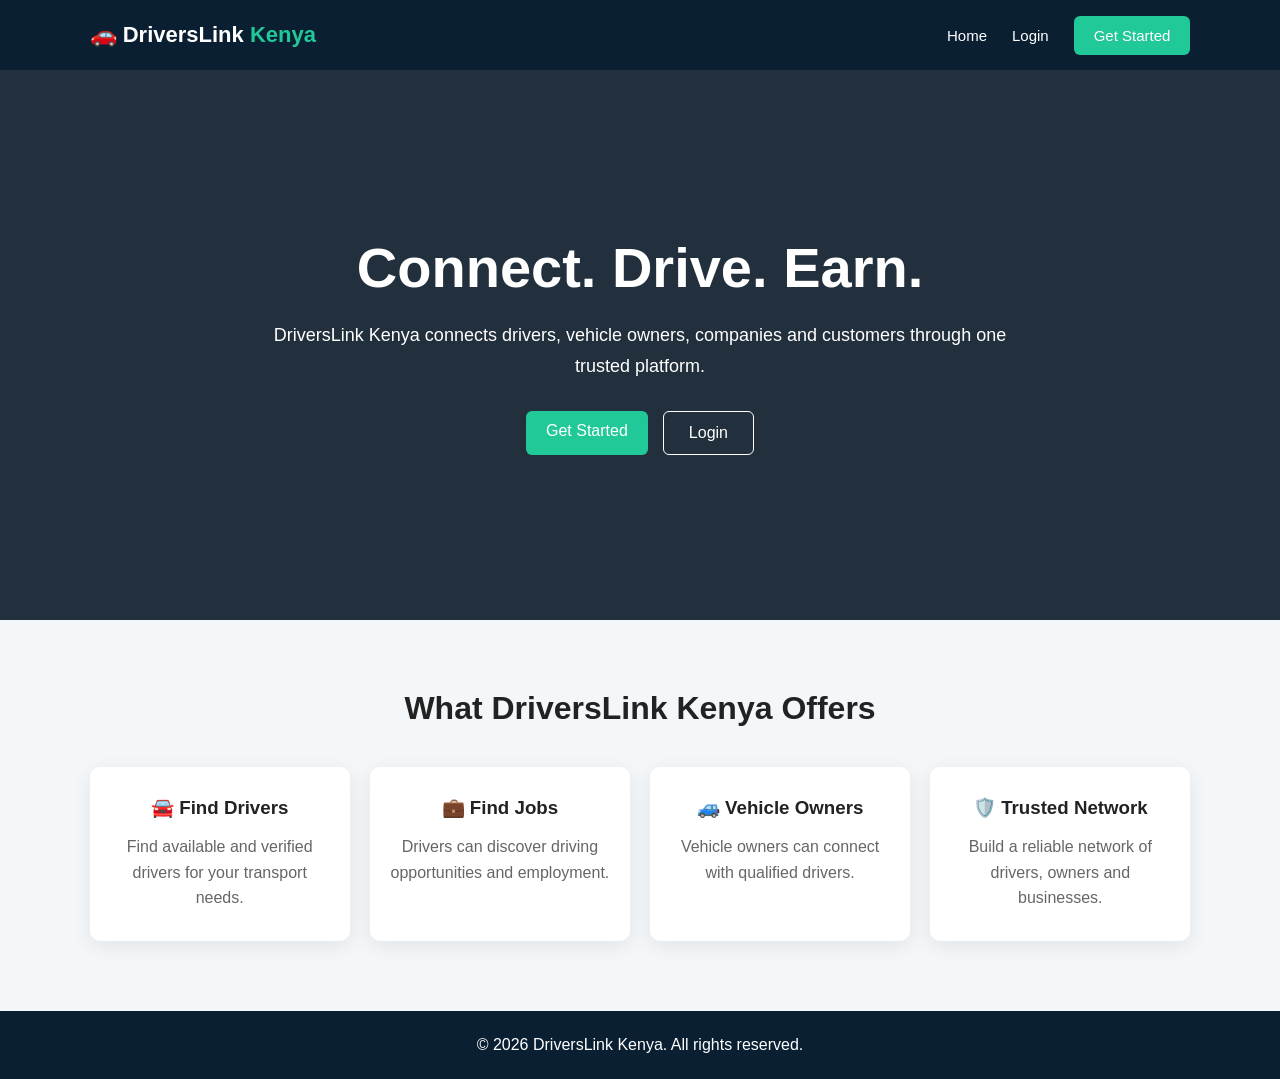
<file: Index.html>
<!DOCTYPE html>
<html lang="en">
<head>
    <meta charset="UTF-8">
    <meta name="viewport" content="width=device-width, initial-scale=1.0">

    <title>DriversLink Kenya</title>

    <link rel="stylesheet" href="css/style.css">
</head>

<body>

<header class="navbar">
    <div class="logo">
        🚗 DriversLink <span>Kenya</span>
    </div>

    <nav>
        <a href="index.html">Home</a>
        <a href="login.html">Login</a>
        <a href="register.html" class="btn">Get Started</a>
    </nav>
</header>


<section class="hero">

    <div class="hero-content">

        <h1>
            Connect. Drive. Earn.
        </h1>

        <p>
            DriversLink Kenya connects drivers, vehicle owners,
            companies and customers through one trusted platform.
        </p>

        <div class="buttons">
            <a href="register.html" class="primary-btn">
                Get Started
            </a>

            <a href="login.html" class="secondary-btn">
                Login
            </a>
        </div>

    </div>

</section>


<section class="features">

    <h2>What DriversLink Kenya Offers</h2>

    <div class="cards">

        <div class="card">
            <h3>🚘 Find Drivers</h3>
            <p>
                Find available and verified drivers for your transport needs.
            </p>
        </div>

        <div class="card">
            <h3>💼 Find Jobs</h3>
            <p>
                Drivers can discover driving opportunities and employment.
            </p>
        </div>

        <div class="card">
            <h3>🚙 Vehicle Owners</h3>
            <p>
                Vehicle owners can connect with qualified drivers.
            </p>
        </div>

        <div class="card">
            <h3>🛡️ Trusted Network</h3>
            <p>
                Build a reliable network of drivers, owners and businesses.
            </p>
        </div>

    </div>

</section>


<footer>
    <p>© 2026 DriversLink Kenya. All rights reserved.</p>
</footer>

<script src="js/app.js"></script>

</body>
</html>
</file>
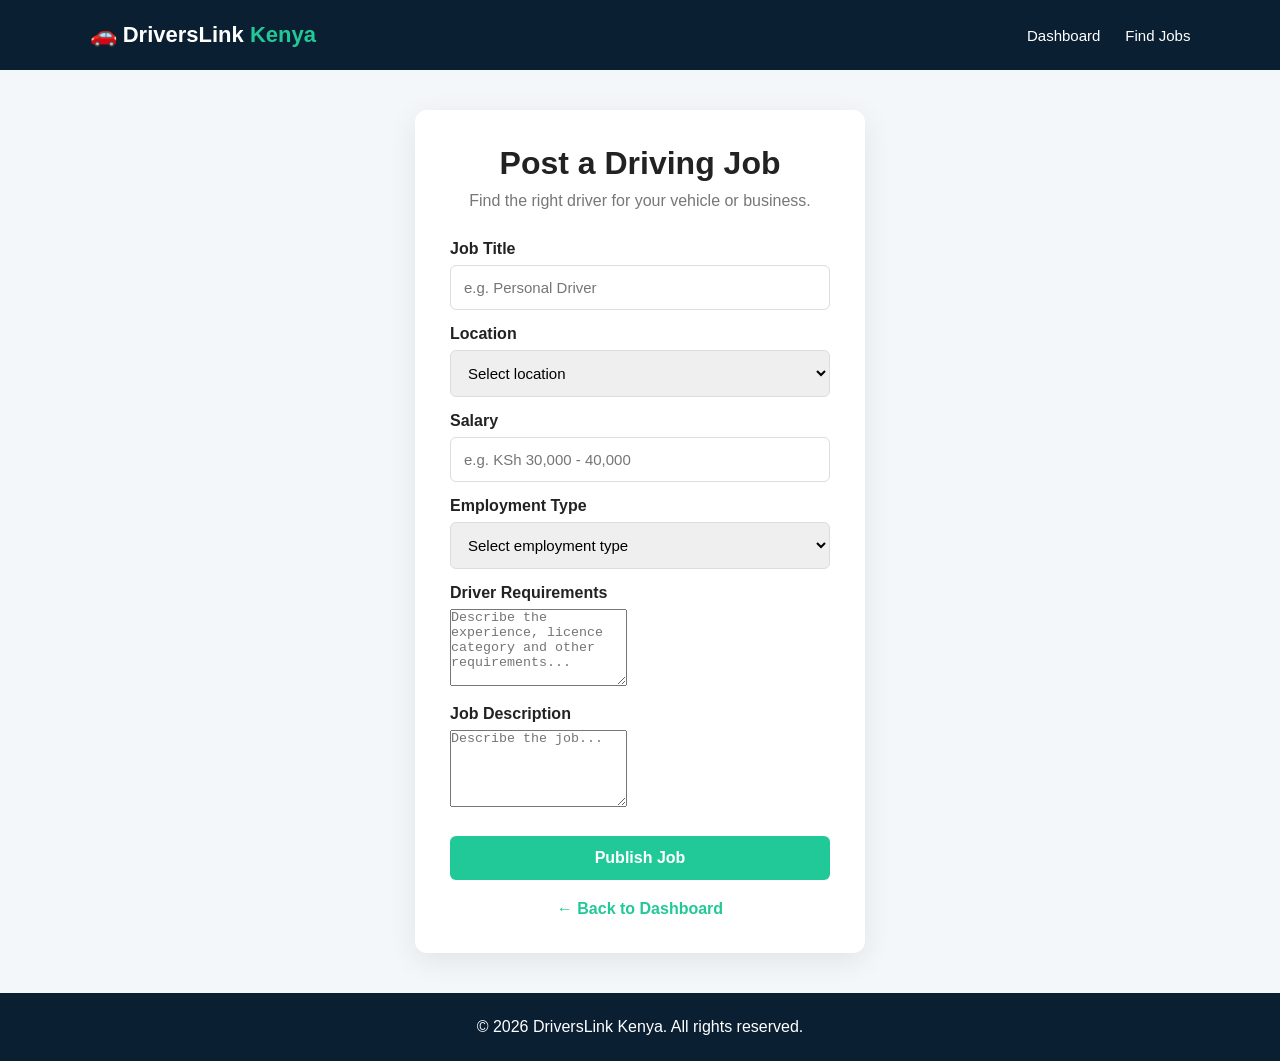
<file: css/post-job.html>
<!DOCTYPE html>
<html lang="en">

<head>

    <meta charset="UTF-8">

    <meta name="viewport" content="width=device-width, initial-scale=1.0">

    <title>Post a Driving Job - DriversLink Kenya</title>

    <link rel="stylesheet" href="style.css">

</head>


<body>


<header class="navbar">

    <div class="logo">
        🚗 DriversLink <span>Kenya</span>
    </div>

    <nav>

        <a href="dashboard.html">
            Dashboard
        </a>

        <a href="jobs.html">
            Find Jobs
        </a>

    </nav>

</header>



<main class="register-section">

    <div class="register-container">

        <h1>
            Post a Driving Job
        </h1>

        <p class="subtitle">
            Find the right driver for your vehicle or business.
        </p>


        <form id="jobForm">


            <label>
                Job Title
            </label>

            <input
                type="text"
                id="jobTitle"
                placeholder="e.g. Personal Driver"
                required
            >


            <label>
                Location
            </label>

            <select id="jobLocation" required>

                <option value="">
                    Select location
                </option>

                <option>Nairobi</option>
                <option>Kiambu</option>
                <option>Murang'a</option>
                <option>Machakos</option>
                <option>Nakuru</option>
                <option>Mombasa</option>
                <option>Kisumu</option>
                <option>Nyeri</option>
                <option>Other</option>

            </select>


            <label>
                Salary
            </label>

            <input
                type="text"
                id="salary"
                placeholder="e.g. KSh 30,000 - 40,000"
                required
            >


            <label>
                Employment Type
            </label>

            <select id="employmentType" required>

                <option value="">
                    Select employment type
                </option>

                <option>Full Time</option>
                <option>Part Time</option>
                <option>Contract</option>
                <option>Flexible</option>

            </select>


            <label>
                Driver Requirements
            </label>

            <textarea
                id="requirements"
                rows="5"
                placeholder="Describe the experience, licence category and other requirements..."
                required
            ></textarea>


            <label>
                Job Description
            </label>

            <textarea
                id="description"
                rows="5"
                placeholder="Describe the job..."
                required
            ></textarea>


            <button type="submit">
                Publish Job
            </button>


        </form>


        <p class="login-link">

            <a href="dashboard.html">
                ← Back to Dashboard
            </a>

        </p>

    </div>

</main>



<footer>

    <p>
        © 2026 DriversLink Kenya. All rights reserved.
    </p>

</footer>



<script>

document.getElementById("jobForm").addEventListener(
    "submit",
    function(event) {

        event.preventDefault();


        const job = {

            id: Date.now(),

            title:
            document.getElementById("jobTitle").value,

            location:
            document.getElementById("jobLocation").value,

            salary:
            document.getElementById("salary").value,

            type:
            document.getElementById("employmentType").value,

            requirements:
            document.getElementById("requirements").value,

            description:
            document.getElementById("description").value

        };


        let jobs =
            JSON.parse(
                localStorage.getItem("driversLinkJobs")
            ) || [];


        jobs.push(job);


        localStorage.setItem(
            "driversLinkJobs",
            JSON.stringify(jobs)
        );


        alert("Job published successfully!");


        window.location.href = "jobs.html";

    }
);

</script>


</body>

</html>
</file>
<file: css/style.css>
/* ==============================
   GLOBAL
============================== */

* {
    margin: 0;
    padding: 0;
    box-sizing: border-box;
}

body {
    font-family: Arial, Helvetica, sans-serif;
    background: #f4f7f9;
    color: #222;
}

a {
    text-decoration: none;
}

button {
    cursor: pointer;
}


/* ==============================
   NAVIGATION
============================== */

.navbar {
    min-height: 70px;
    background: #0b1f33;
    color: white;

    display: flex;
    align-items: center;
    justify-content: space-between;

    padding: 0 7%;
}

.logo {
    font-size: 22px;
    font-weight: bold;
}

.logo span {
    color: #20c997;
}

nav {
    display: flex;
    align-items: center;
    gap: 25px;
}

nav a {
    color: white;
    font-size: 15px;
}

nav a:hover {
    color: #20c997;
}


/* ==============================
   BUTTONS
============================== */

.btn,
.primary-btn {
    background: #20c997;
    color: white;

    padding: 11px 20px;

    border-radius: 6px;

    border: none;

    display: inline-block;
}

.btn:hover,
.primary-btn:hover {
    background: #18a97f;
}


/* ==============================
   HERO
============================== */

.hero {
    min-height: 550px;

    display: flex;
    align-items: center;
    justify-content: center;

    text-align: center;

    background:
        linear-gradient(
            rgba(5, 20, 35, 0.88),
            rgba(5, 20, 35, 0.88)
        );

    color: white;
}

.hero-content {
    max-width: 800px;
    padding: 30px;
}

.hero h1 {
    font-size: 56px;
    margin-bottom: 20px;
}

.hero p {
    font-size: 18px;
    line-height: 1.7;
    margin-bottom: 30px;
}

.buttons {
    display: flex;
    justify-content: center;
    gap: 15px;
}

.secondary-btn {
    border: 1px solid white;
    color: white;

    padding: 12px 25px;

    border-radius: 6px;
}

.secondary-btn:hover {
    background: white;
    color: #0b1f33;
}


/* ==============================
   FEATURES
============================== */

.features {
    padding: 70px 7%;
    text-align: center;
}

.features h2 {
    font-size: 32px;
    margin-bottom: 40px;
}

.cards {
    display: grid;

    grid-template-columns: repeat(4, 1fr);

    gap: 20px;
}

.card {
    background: white;

    padding: 30px 20px;

    border-radius: 10px;

    box-shadow: 0 5px 20px rgba(0, 0, 0, 0.08);
}

.card h3 {
    margin-bottom: 15px;
}

.card p {
    color: #666;

    line-height: 1.6;
}


/* ==============================
   REGISTER / LOGIN
============================== */

.register-section {
    min-height: calc(100vh - 70px);

    display: flex;

    align-items: center;

    justify-content: center;

    padding: 40px 20px;
}

.register-container {
    width: 100%;
    max-width: 450px;

    background: white;

    padding: 35px;

    border-radius: 12px;

    box-shadow: 0 8px 30px rgba(0, 0, 0, 0.08);
}

.register-container h1 {
    text-align: center;

    margin-bottom: 10px;
}

.subtitle {
    text-align: center;

    color: #777;

    margin-bottom: 30px;
}

.register-container label {
    display: block;

    margin-top: 15px;

    margin-bottom: 7px;

    font-weight: bold;
}

.register-container input,
.register-container select {
    width: 100%;

    padding: 13px;

    border: 1px solid #ddd;

    border-radius: 6px;

    font-size: 15px;

    outline: none;
}

.register-container input:focus,
.register-container select:focus {
    border-color: #20c997;
}

.register-container button {
    width: 100%;

    margin-top: 25px;

    padding: 13px;

    background: #20c997;

    color: white;

    border: none;

    border-radius: 6px;

    font-size: 16px;

    font-weight: bold;
}

.register-container button:hover {
    background: #18a97f;
}

.login-link {
    text-align: center;

    margin-top: 20px;

    color: #666;
}

.login-link a {
    color: #20c997;

    font-weight: bold;
}


/* ==============================
   DASHBOARD
============================== */

.dashboard {
    min-height: calc(100vh - 130px);

    padding: 50px 7%;
}

.welcome {
    margin-bottom: 35px;
}

.welcome h1 {
    font-size: 32px;

    color: #0b1f33;

    margin-bottom: 10px;
}

.welcome p {
    color: #666;
}


/* Dashboard cards */

.dashboard-grid {
    display: grid;

    grid-template-columns: repeat(3, 1fr);

    gap: 25px;
}

.dashboard-card {
    background: white;

    padding: 30px;

    border-radius: 12px;

    box-shadow: 0 5px 20px rgba(0, 0, 0, 0.07);

    transition: 0.2s;
}

.dashboard-card:hover {
    transform: translateY(-5px);

    box-shadow: 0 10px 30px rgba(0, 0, 0, 0.12);
}

.dashboard-card .icon {
    font-size: 35px;

    margin-bottom: 15px;
}

.dashboard-card h2 {
    font-size: 20px;

    margin-bottom: 10px;

    color: #0b1f33;
}

.dashboard-card p {
    color: #666;

    line-height: 1.6;

    margin-bottom: 20px;
}

.dashboard-card button {
    border: none;

    background: #20c997;

    color: white;

    padding: 10px 17px;

    border-radius: 5px;

    font-weight: bold;
}

.dashboard-card button:hover {
    background: #18a97f;
}


/* ==============================
   FOOTER
============================== */

footer {
    background: #0b1f33;

    color: white;

    text-align: center;

    padding: 25px;
}


/* ==============================
   MOBILE
============================== */

@media (max-width: 900px) {

    .dashboard-grid {
        grid-template-columns: repeat(2, 1fr);
    }

    .cards {
        grid-template-columns: repeat(2, 1fr);
    }
}


@media (max-width: 600px) {

    .navbar {
        padding: 15px 20px;

        flex-direction: column;

        gap: 15px;
    }

    nav {
        gap: 15px;
    }

    .hero h1 {
        font-size: 38px;
    }

    .hero p {
        font-size: 16px;
    }

    .cards {
        grid-template-columns: 1fr;
    }

    .dashboard {
        padding: 35px 20px;
    }

    .dashboard-grid {
        grid-template-columns: 1fr;
    }

    .register-container {
        padding: 25px 20px;
    }
}
</file>
